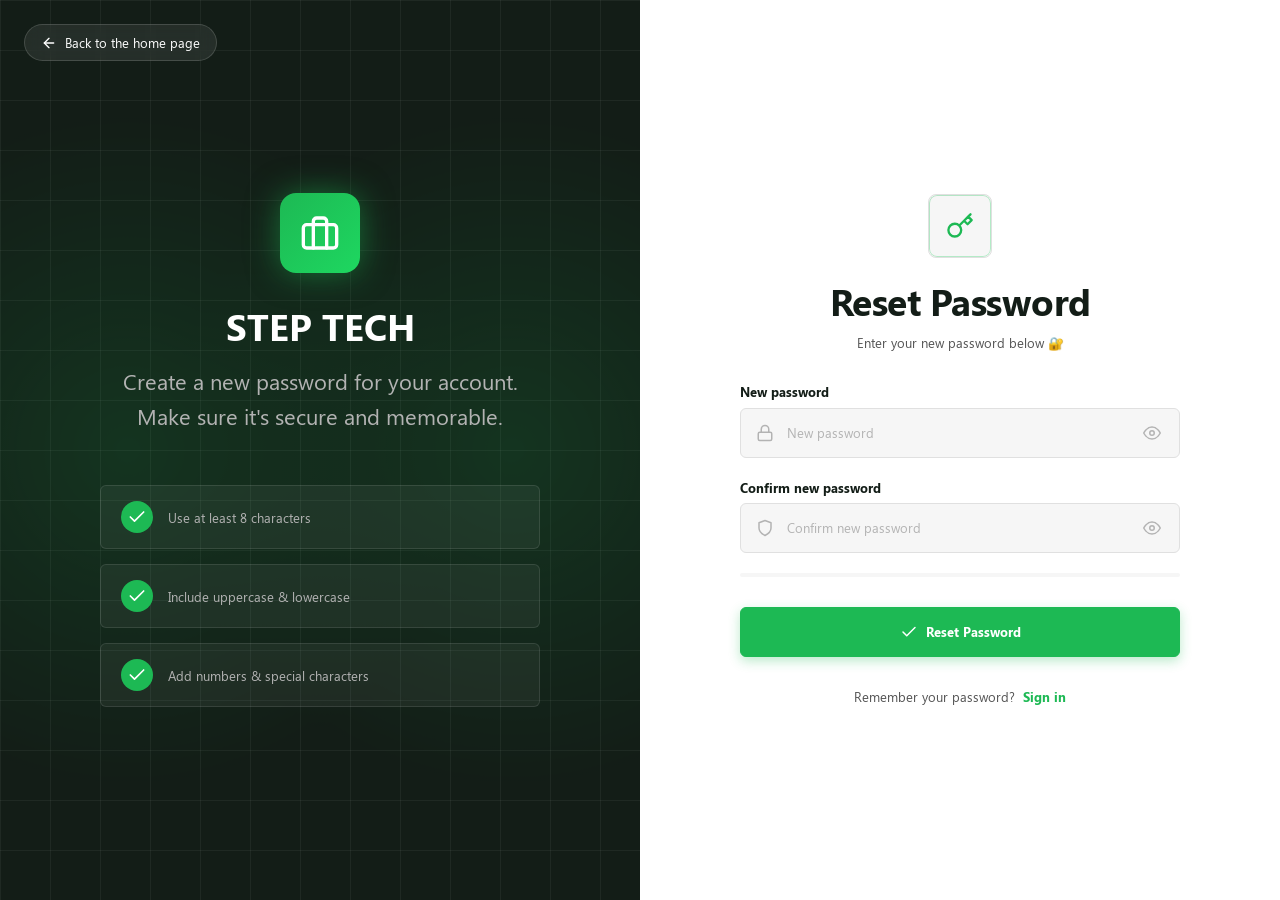
<file: pages/reset-password.html>
<!doctype html>
<html lang="en">
  <head>
    <meta charset="UTF-8" />
    <meta
      name="viewport"
      content="width=device-width, initial-scale=1.0" />
    <title>Reset Password - STech</title>
    <script>
      document.documentElement.setAttribute(
        "data-theme",
        localStorage.getItem("colorTheme") || "light"
      );
    </script>
    <link
      rel="stylesheet"
      href="../styles/main.css" />
    <link
      rel="stylesheet"
      href="../styles/pages/reset-password/reset-password.css" />
  </head>
  <body>
    <main class="reset-password-page">
      <div class="reset-password-container">
        <a
          href="../index.html"
          class="back-home-link"
          aria-label="Back to the home page">
          <svg
            viewBox="0 0 24 24"
            width="16"
            height="16"
            fill="none"
            stroke="currentColor"
            stroke-width="2"
            stroke-linecap="round"
            stroke-linejoin="round"
            aria-hidden="true">
            <line
              x1="19"
              y1="12"
              x2="5"
              y2="12"></line>
            <polyline points="12 19 5 12 12 5"></polyline>
          </svg>
          <span>Back to the home page</span>
        </a>

        <section
          class="banner-section"
          aria-label="Brand introduction">
          <div class="section-container banner-container">
            <div class="banner-content">
              <a
                href="../index.html"
                class="logo"
                aria-label="STech Home">
                <svg
                  viewBox="0 0 24 24"
                  width="40"
                  height="40"
                  fill="none"
                  stroke="currentColor"
                  stroke-width="2"
                  stroke-linecap="round"
                  stroke-linejoin="round"
                  aria-hidden="true">
                  <rect
                    x="2"
                    y="7"
                    width="20"
                    height="14"
                    rx="2"
                    ry="2"></rect>
                  <path d="M16 21V5a2 2 0 0 0-2-2h-4a2 2 0 0 0-2 2v16"></path>
                </svg>
              </a>
              <h1 class="banner-title">STEP TECH</h1>
              <p class="banner-description">
                Create a new password for your account. Make sure it's secure
                and memorable.
              </p>
              <div
                class="security-tips"
                aria-label="Security tips">
                <div class="tip-item">
                  <div
                    class="tip-icon"
                    aria-hidden="true">
                    <svg
                      viewBox="0 0 24 24"
                      width="20"
                      height="20"
                      fill="none"
                      stroke="currentColor"
                      stroke-width="2"
                      stroke-linecap="round"
                      stroke-linejoin="round">
                      <polyline points="20 6 9 17 4 12"></polyline>
                    </svg>
                  </div>
                  <span>Use at least 8 characters</span>
                </div>

                <div class="tip-item">
                  <div
                    class="tip-icon"
                    aria-hidden="true">
                    <svg
                      viewBox="0 0 24 24"
                      width="20"
                      height="20"
                      fill="none"
                      stroke="currentColor"
                      stroke-width="2"
                      stroke-linecap="round"
                      stroke-linejoin="round">
                      <polyline points="20 6 9 17 4 12"></polyline>
                    </svg>
                  </div>
                  <span>Include uppercase &amp; lowercase</span>
                </div>

                <div class="tip-item">
                  <div
                    class="tip-icon"
                    aria-hidden="true">
                    <svg
                      viewBox="0 0 24 24"
                      width="20"
                      height="20"
                      fill="none"
                      stroke="currentColor"
                      stroke-width="2"
                      stroke-linecap="round"
                      stroke-linejoin="round">
                      <polyline points="20 6 9 17 4 12"></polyline>
                    </svg>
                  </div>
                  <span>Add numbers &amp; special characters</span>
                </div>
              </div>
            </div>
          </div>
        </section>

        <section
          class="form-section"
          aria-label="Reset password form">
          <div class="section-container form-container">
            <div class="reset-card">
              <header class="header-section">
                <div
                  class="icon-wrapper"
                  aria-hidden="true">
                  <svg
                    viewBox="0 0 24 24"
                    width="28"
                    height="28"
                    fill="none"
                    stroke="currentColor"
                    stroke-width="2"
                    stroke-linecap="round"
                    stroke-linejoin="round">
                    <path
                      d="M21 2l-2 2m-7.61 7.61a5.5 5.5 0 1 1-7.778 7.778 5.5 5.5 0 0 1 7.777-7.777zm0 0L15.5 7.5m0 0l3 3L22 7l-3-3m-3.5 3.5L19 4"></path>
                  </svg>
                </div>
                <h2 class="form-title">Reset Password</h2>
                <p class="subtitle">Enter your new password below 🔐</p>
              </header>

              <form
                class="reset-form"
                action="#"
                method="POST">
                <div class="form-group">
                  <label
                    class="form-label"
                    for="reset-password"
                    >New password</label
                  >
                  <div class="input-wrapper">
                    <span
                      class="input-icon"
                      aria-hidden="true">
                      <svg
                        viewBox="0 0 24 24"
                        width="18"
                        height="18"
                        fill="none"
                        stroke="currentColor"
                        stroke-width="2"
                        stroke-linecap="round"
                        stroke-linejoin="round">
                        <rect
                          x="3"
                          y="11"
                          width="18"
                          height="11"
                          rx="2"
                          ry="2"></rect>
                        <path d="M7 11V7a5 5 0 0 1 10 0v4"></path>
                      </svg>
                    </span>
                    <input
                      type="password"
                      id="reset-password"
                      name="password"
                      class="form-input input-with-icon"
                      placeholder="New password"
                      autocomplete="new-password"
                      required />
                    <button
                      type="button"
                      class="toggle-password"
                      aria-label="Toggle password visibility">
                      <svg
                        viewBox="0 0 24 24"
                        width="18"
                        height="18"
                        fill="none"
                        stroke="currentColor"
                        stroke-width="2"
                        stroke-linecap="round"
                        stroke-linejoin="round"
                        aria-hidden="true">
                        <path
                          d="M1 12s4-8 11-8 11 8 11 8-4 8-11 8-11-8-11-8z"></path>
                        <circle
                          cx="12"
                          cy="12"
                          r="3"></circle>
                      </svg>
                    </button>
                  </div>
                </div>

                <div class="form-group">
                  <label
                    class="form-label"
                    for="confirm-password"
                    >Confirm new password</label
                  >
                  <div class="input-wrapper">
                    <span
                      class="input-icon"
                      aria-hidden="true">
                      <svg
                        viewBox="0 0 24 24"
                        width="18"
                        height="18"
                        fill="none"
                        stroke="currentColor"
                        stroke-width="2"
                        stroke-linecap="round"
                        stroke-linejoin="round">
                        <path
                          d="M12 22s8-4 8-10V5l-8-3-8 3v7c0 6 8 10 8 10z"></path>
                      </svg>
                    </span>
                    <input
                      type="password"
                      id="confirm-password"
                      name="confirmPassword"
                      class="form-input input-with-icon"
                      placeholder="Confirm new password"
                      autocomplete="new-password"
                      required />
                    <button
                      type="button"
                      class="toggle-password"
                      aria-label="Toggle confirm password visibility">
                      <svg
                        viewBox="0 0 24 24"
                        width="18"
                        height="18"
                        fill="none"
                        stroke="currentColor"
                        stroke-width="2"
                        stroke-linecap="round"
                        stroke-linejoin="round"
                        aria-hidden="true">
                        <path
                          d="M1 12s4-8 11-8 11 8 11 8-4 8-11 8-11-8-11-8z"></path>
                        <circle
                          cx="12"
                          cy="12"
                          r="3"></circle>
                      </svg>
                    </button>
                  </div>
                </div>

                <div class="password-strength">
                  <div class="strength-bar">
                    <div class="strength-fill"></div>
                  </div>
                  <span class="strength-text"></span>
                </div>

                <button
                  type="submit"
                  class="submit-button">
                  <span class="button-content">
                    <svg
                      viewBox="0 0 24 24"
                      width="18"
                      height="18"
                      fill="none"
                      stroke="currentColor"
                      stroke-width="2"
                      stroke-linecap="round"
                      stroke-linejoin="round"
                      aria-hidden="true">
                      <polyline points="20 6 9 17 4 12"></polyline>
                    </svg>
                    <span>Reset Password</span>
                  </span>
                </button>

                <p class="footer-text">
                  Remember your password?
                  <a
                    href="./login.html"
                    class="login-link"
                    >Sign in</a
                  >
                </p>
              </form>
            </div>
          </div>
        </section>
      </div>
    </main>
  </body>
</html>
</file>
<file: styles/main.css>
:root,
html[data-theme=light] {
  --bg-clr: #ffffff;
  --card-bg-clr: #ffffff;
  --optional-clr: #f6f6f6;
  --secondary-clr: #131d17;
  --primary-clr: #ffffff;
  --accent-clr: #1db954;
  --accent-clr-hover: #1ed760;
  --faded-accent-clr: rgba(29, 185, 84, 0.1);
  --primary-border-clr: #e0e0e0;
  --primary-font-clr: #000000;
  --secondary-font-clr: #ffffff;
  --faded-font-clr: #b3b3b3;
  --optional-font-clr: #535353;
  --banner-bg: #131d17;
  --shadow-elevation: 0 4px 12px rgba(0, 0, 0, 0.08);
}

html[data-theme=dark] {
  --bg-clr: #121212;
  --card-bg-clr: #1e1e1e;
  --optional-clr: #252525;
  --secondary-clr: #f1f1f1;
  --primary-clr: #1e1e1e;
  --accent-clr: #1db954;
  --accent-clr-hover: #1ed760;
  --faded-accent-clr: rgba(29, 185, 84, 0.18);
  --primary-border-clr: #2f2f2f;
  --primary-font-clr: #ffffff;
  --secondary-font-clr: #ffffff;
  --faded-font-clr: #888888;
  --optional-font-clr: #a0a0a0;
  --banner-bg: #121212;
  --shadow-elevation: 0 4px 14px rgba(0, 0, 0, 0.4);
}

html[data-theme=ocean] {
  --bg-clr: #0a1128;
  --card-bg-clr: #101f42;
  --optional-clr: #1c2d5a;
  --secondary-clr: #ffffff;
  --primary-clr: #101f42;
  --accent-clr: #0077b6;
  --accent-clr-hover: #0096c7;
  --faded-accent-clr: rgba(0, 119, 182, 0.2);
  --primary-border-clr: #1e3567;
  --primary-font-clr: #e0e1dd;
  --secondary-font-clr: #ffffff;
  --faded-font-clr: #778da9;
  --optional-font-clr: #a0b2c6;
  --banner-bg: #0a1128;
  --shadow-elevation: 0 4px 14px rgba(0, 0, 0, 0.4);
}

html[data-theme=cyberpunk] {
  --bg-clr: #0d0a1a;
  --card-bg-clr: #18122b;
  --optional-clr: #251b45;
  --secondary-clr: #ffffff;
  --primary-clr: #18122b;
  --accent-clr: #a855f7;
  --accent-clr-hover: #c084fc;
  --faded-accent-clr: rgba(168, 85, 247, 0.2);
  --primary-border-clr: #39286d;
  --primary-font-clr: #f3e8ff;
  --secondary-font-clr: #ffffff;
  --faded-font-clr: #9381b8;
  --optional-font-clr: #c4b5fd;
  --banner-bg: #0d0a1a;
  --shadow-elevation: 0 4px 16px rgba(168, 85, 247, 0.18);
}

html[data-theme=sunset] {
  --bg-clr: #181615;
  --card-bg-clr: #24211e;
  --optional-clr: #332d29;
  --secondary-clr: #ffffff;
  --primary-clr: #24211e;
  --accent-clr: #f97316;
  --accent-clr-hover: #fb923c;
  --faded-accent-clr: rgba(249, 115, 22, 0.18);
  --primary-border-clr: #443c36;
  --primary-font-clr: #fafaf9;
  --secondary-font-clr: #ffffff;
  --faded-font-clr: #a8a29e;
  --optional-font-clr: #d6d3d1;
  --banner-bg: #181615;
  --shadow-elevation: 0 4px 14px rgba(0, 0, 0, 0.45);
}

html[data-theme=cherry-blossom] {
  --bg-clr: #1e1f29;
  --card-bg-clr: #282a36;
  --optional-clr: #383a59;
  --secondary-clr: #f8f8f2;
  --primary-clr: #282a36;
  --accent-clr: #ff79c6;
  --accent-clr-hover: #ff92d0;
  --faded-accent-clr: rgba(255, 121, 198, 0.2);
  --primary-border-clr: #44475a;
  --primary-font-clr: #f8f8f2;
  --secondary-font-clr: #ffffff;
  --faded-font-clr: #6272a4;
  --optional-font-clr: #bd93f9;
  --banner-bg: #1e1f29;
  --shadow-elevation: 0 4px 14px rgba(0, 0, 0, 0.35);
}

/* 1. Use a more-intuitive box-sizing model */
*,
*::before,
*::after {
  box-sizing: border-box;
}

/* 2. Remove default margin */
*:not(dialog) {
  margin: 0;
}

/* 3. Enable keyword animations */
@media (prefers-reduced-motion: no-preference) {
  html {
    interpolate-size: allow-keywords;
  }
}
body {
  /* 4. Increase line-height */
  line-height: 1.5;
  /* 5. Improve text rendering */
  -webkit-font-smoothing: antialiased;
}

/* 6. Improve media defaults */
img,
picture,
video,
canvas,
svg {
  display: block;
  max-width: 100%;
}

/* 7. Inherit fonts for form controls */
input,
button,
textarea,
select {
  font: inherit;
}

/* 8. Avoid text overflows */
p,
h1,
h2,
h3,
h4,
h5,
h6 {
  overflow-wrap: break-word;
}

/* 9. Improve line wrapping */
p {
  text-wrap: pretty;
}

h1,
h2,
h3,
h4,
h5,
h6 {
  text-wrap: balance;
}

/*
  10. Create a root stacking context
*/
#root,
#__next {
  isolation: isolate;
}

html {
  scroll-behavior: smooth;
  background-color: var(--bg-clr);
  color: var(--primary-font-clr);
}

body {
  color: var(--primary-font-clr);
}

h1,
h2,
h3,
h4,
h5,
h6 {
  color: var(--primary-font-clr);
}

a {
  text-decoration: none;
  color: unset;
}

section {
  display: flex;
  flex-direction: row;
  justify-content: center;
  align-items: center;
  gap: 0px;
  width: 100%;
}
section .section-container {
  display: flex;
  flex-direction: column;
  justify-content: center;
  align-items: flex-start;
  gap: 40px;
  width: min(100% - 3.5rem, 70.8rem);
  padding: min(50px, 6vw) 0;
}

body.no-scroll {
  overflow: hidden;
}

@font-face {
  font-family: sagoe;
  src: url(../../public/fonts/segoe-ui-4-cufonfonts/Segoe\ UI.ttf);
  font-display: swap;
  font-weight: 500;
}
@font-face {
  font-family: sagoe;
  src: url(../../public/fonts/segoe-ui-4-cufonfonts/Segoe\ UI\ Bold.ttf);
  font-display: swap;
  font-weight: 700;
}
html {
  font-family: sagoe;
}

.btn {
  display: flex;
  flex-direction: row;
  justify-content: center;
  align-items: center;
  gap: 0.65rem;
  padding: min(15px, 2.5vw) min(30px, 4vw);
  border: 0.125rem solid transparent;
  border-radius: 0.5rem;
  font-family: sagoe, "Segoe UI", sans-serif;
  font-size: clamp(0.7rem, 1.2vw + 0.2rem, 0.8rem);
  font-weight: 700;
  line-height: 1;
  cursor: pointer;
  transition: background-color 160ms ease, border-color 160ms ease, color 160ms ease, transform 160ms ease;
}

.btn:hover,
.btn:focus-visible {
  transform: translateY(-0.08rem);
  outline: none;
}

.btn svg {
  inline-size: 1.35rem;
  block-size: 1.35rem;
  stroke: currentColor;
  stroke-width: 1.8;
  stroke-linecap: round;
  stroke-linejoin: round;
  fill: none;
}

.btn--primary {
  color: var(--secondary-font-clr);
  background-color: var(--accent-clr);
}

.btn--primary:hover,
.btn--primary:focus-visible {
  background-color: var(--accent-clr-hover);
  border-color: var(--accent-clr-hover);
}

.btn--outline {
  color: var(--secondary-font-clr);
  background-color: transparent;
  border-color: rgba(var(--secondary-font-clr), 0.34);
}

.btn--outline:hover,
.btn--outline:focus-visible {
  border-color: var(--secondary-font-clr);
  background-color: rgba(var(--secondary-font-clr), 0.06);
}

.product-card {
  display: flex;
  flex-direction: column;
  justify-content: center;
  align-items: flex-start;
  gap: 0px;
  background-color: var(--primary-clr);
  border-radius: 16px;
  overflow: hidden;
  border: 1px solid var(--primary-border-clr);
  transition-duration: 0.25s;
}
.product-card .card-image {
  aspect-ratio: 1;
  overflow: hidden;
  position: relative;
  width: 100%;
}
.product-card .card-image img {
  width: 100%;
  height: 100%;
  object-fit: cover;
  transition: all 0.5s ease;
}
.product-card .card-image .card-badges {
  display: flex;
  flex-direction: column;
  justify-content: flex-start;
  align-items: flex-start;
  gap: 5px;
  position: absolute;
  left: 5%;
  top: 5%;
  z-index: 2;
}
.product-card .card-image .card-badges .new-badge,
.product-card .card-image .card-badges .out-of-stock-badge {
  color: var(--secondary-font-clr);
  font-size: clamp(0.6rem, 1.1vw + 0.15rem, 0.7rem);
  padding: min(3px, 0.8vw) min(10px, 2vw);
  border-radius: 6px;
  font-weight: 500;
  letter-spacing: -5%;
}
.product-card .card-image .card-badges .new-badge {
  background-color: var(--accent-clr);
}
.product-card .card-image .card-badges .out-of-stock-badge {
  background-color: #f44336;
}
.product-card .card-image .quick-actions {
  display: flex;
  flex-direction: column;
  justify-content: center;
  align-items: center;
  gap: 10px;
  position: absolute;
  top: 5%;
  right: 0;
  z-index: 4;
  opacity: 0;
  transition-duration: 0.25s;
}
.product-card .card-image .quick-actions .action-btn {
  border-radius: 50%;
  aspect-ratio: 1;
  border: none;
  padding: 7px;
  pointer-events: none;
  cursor: pointer;
  transition-duration: 0.25s;
  border: 1px solid var(--primary-border-clr);
  background-color: var(--primary-clr);
  color: var(--primary-font-clr);
}
.product-card .card-image .quick-actions .action-btn:hover {
  border: 1px solid var(--accent-clr);
  color: var(--accent-clr);
  scale: 1.08;
}
.product-card .card-image .quick-actions .action-btn.favorite-btn.active {
  color: #f44336;
  border-color: #f44336;
}
.product-card .card-image .quick-actions .action-btn.favorite-btn.active svg {
  fill: currentColor;
}
.product-card .card-image .quick-actions .action-btn.favorite-btn.active:hover {
  background-color: #f44336;
  border-color: #f44336;
  color: var(--secondary-font-clr);
}
.product-card .card-image .quick-actions .action-btn.favorite-btn.active:hover svg {
  fill: currentColor;
}
.product-card .card-content {
  display: flex;
  flex-direction: column;
  justify-content: center;
  align-items: flex-start;
  gap: 10px;
  padding: min(20px, 3vw);
  flex-grow: 1;
}
.product-card .card-content .card-meta {
  display: flex;
  flex-direction: row;
  justify-content: flex-start;
  align-items: center;
  gap: 10px;
}
.product-card .card-content .card-meta .category {
  color: var(--accent-clr);
  font-size: clamp(0.6rem, 1.1vw + 0.15rem, 0.7rem);
}
.product-card .card-content .card-meta .brand {
  display: flex;
  flex-direction: row;
  justify-content: center;
  align-items: center;
  gap: 10px;
  font-size: clamp(0.6rem, 1.1vw + 0.15rem, 0.7rem);
  color: var(--optional-font-clr);
}
.product-card .card-content .card-meta .brand::before {
  content: "";
  width: 3px;
  height: 3px;
  background-color: var(--faded-font-clr);
  border-radius: 50%;
}
.product-card .card-content .card-title {
  color: var(--primary-font-clr);
  font-size: clamp(0.7rem, 1.2vw + 0.2rem, 0.8rem);
}
.product-card .card-content .card-rating {
  display: flex;
  flex-direction: row;
  justify-content: center;
  align-items: center;
  gap: 5px;
}
.product-card .card-content .card-rating .stars {
  display: flex;
  flex-direction: row;
  justify-content: center;
  align-items: center;
  gap: 5px;
  color: #ffb300;
}
.product-card .card-content .card-rating .rating-value {
  font-size: clamp(0.6rem, 1.1vw + 0.15rem, 0.7rem);
  color: var(--optional-font-clr);
}
.product-card .card-content .card-price {
  font-weight: 700;
  font-size: clamp(0.7rem, 1.2vw + 0.2rem, 0.8rem);
  color: var(--primary-font-clr);
}
.product-card .card-footer {
  width: 100%;
  padding: min(20px, 3vw);
  padding-top: 0;
}
.product-card .card-footer .add-to-cart {
  display: flex;
  flex-direction: row;
  justify-content: center;
  align-items: center;
  gap: 10px;
  width: 100%;
  padding: min(10px, 2vw) 0;
  font-weight: 600;
  font-size: clamp(0.6rem, 1.1vw + 0.15rem, 0.7rem);
  border: 1px solid var(--primary-border-clr);
  border-radius: 8px;
  background-color: transparent;
  color: var(--primary-font-clr);
  cursor: pointer;
  transition-duration: 0.25s;
}
.product-card .card-footer .add-to-cart:hover:not(:disabled) {
  background-color: var(--accent-clr-hover);
  color: var(--secondary-font-clr);
  border-color: var(--accent-clr-hover);
}
.product-card .card-footer .add-to-cart:disabled {
  cursor: not-allowed;
  color: var(--faded-font-clr);
}
.product-card:hover {
  box-shadow: 0 8px 24px rgba(0, 0, 0, 0.12);
  border-color: var(--accent-clr);
  transform: translateY(-5px);
}
.product-card:hover .card-image img {
  scale: 1.06;
}
.product-card:hover .card-image .quick-actions {
  top: 5%;
  right: 5%;
  opacity: 1;
}
.product-card:hover .card-image .quick-actions .action-btn {
  pointer-events: all;
}

.section-title {
  font-weight: bold;
  font-size: clamp(1rem, 1.5vw + 0.3rem, 1.4rem);
  color: var(--primary-font-clr);
}

.splitter {
  display: flex;
  flex-direction: row;
  justify-content: space-between;
  align-items: center;
  gap: 0px;
  font-size: clamp(0.6rem, 1.1vw + 0.15rem, 0.7rem);
  color: var(--optional-font-clr);
}
.splitter p {
  color: var(--optional-font-clr);
}
.splitter .view-all-link {
  display: flex;
  flex-direction: row;
  justify-content: center;
  align-items: center;
  gap: 10px;
  font-size: clamp(0.6rem, 1.1vw + 0.15rem, 0.7rem);
  color: var(--accent-clr);
  font-weight: 700;
}

.popup-container {
  position: fixed;
  top: 24px;
  left: 50%;
  transform: translateX(-50%);
  z-index: 9999;
  display: flex;
  flex-direction: column;
  justify-content: flex-start;
  align-items: center;
  gap: 10px;
  width: min(92vw, 460px);
  pointer-events: none;
}

.error-popup,
.success-popup {
  pointer-events: auto;
  width: 100%;
  display: flex;
  flex-direction: row;
  justify-content: space-between;
  align-items: center;
  gap: 12px;
  padding: 12px 16px;
  color: var(--secondary-font-clr);
  border-radius: 6px;
  font-size: clamp(0.7rem, 1.2vw + 0.2rem, 0.8rem);
  font-weight: 500;
  line-height: 1.4;
  animation: popupSlideDown 0.3s cubic-bezier(0.16, 1, 0.3, 1) forwards;
}
.error-popup.fade-out,
.success-popup.fade-out {
  animation: popupSlideUp 0.3s cubic-bezier(0.16, 1, 0.3, 1) forwards;
}
.error-popup .popup-content,
.success-popup .popup-content {
  display: flex;
  flex-direction: row;
  justify-content: flex-start;
  align-items: center;
  gap: 10px;
  flex: 1;
}
.error-popup .popup-content svg,
.success-popup .popup-content svg {
  width: 18px;
  height: 18px;
  flex-shrink: 0;
  stroke: currentColor;
}
.error-popup .popup-close,
.success-popup .popup-close {
  display: flex;
  flex-direction: row;
  justify-content: center;
  align-items: center;
  gap: 0px;
  background: none;
  border: none;
  color: rgba(255, 255, 255, 0.8);
  cursor: pointer;
  padding: 2px;
  font-size: 16px;
  line-height: 1;
  transition: color 0.15s ease;
}
.error-popup .popup-close:hover,
.success-popup .popup-close:hover {
  color: var(--secondary-font-clr);
}

.error-popup {
  background-color: #f44336;
  box-shadow: 0 8px 24px rgba(244, 67, 54, 0.35);
}

.success-popup {
  background-color: #1db954;
  box-shadow: 0 8px 24px rgba(29, 185, 84, 0.35);
}

@media (max-width: 36rem) {
  .popup-container {
    top: 16px;
    width: 95vw;
  }
  .error-popup,
  .success-popup {
    padding: 10px 14px;
    font-size: clamp(0.6rem, 1.1vw + 0.15rem, 0.7rem);
  }
}
@keyframes popupSlideDown {
  from {
    opacity: 0;
    transform: translateY(-20px);
  }
  to {
    opacity: 1;
    transform: translateY(0);
  }
}
@keyframes popupSlideUp {
  from {
    opacity: 1;
    transform: translateY(0);
  }
  to {
    opacity: 0;
    transform: translateY(-20px);
  }
}
.chatbot-widget {
  position: fixed;
  bottom: 24px;
  right: 24px;
  z-index: 999;
}

.chatbot-trigger {
  display: flex;
  flex-direction: row;
  justify-content: center;
  align-items: center;
  gap: 0px;
  width: 56px;
  height: 56px;
  border-radius: 50%;
  background-color: var(--accent-clr);
  color: var(--secondary-font-clr);
  border: none;
  cursor: pointer;
  box-shadow: 0 4px 16px rgba(29, 185, 84, 0.4);
  transition: transform 0.2s ease, box-shadow 0.2s ease, background-color 0.2s ease;
}
.chatbot-trigger:hover {
  background-color: var(--accent-clr-hover);
  transform: scale(1.08);
  box-shadow: 0 6px 20px rgba(29, 185, 84, 0.5);
}
.chatbot-trigger:active {
  transform: scale(0.95);
}
.chatbot-trigger:focus-visible {
  outline: 2px solid var(--accent-clr);
  outline-offset: 3px;
}
.chatbot-trigger svg {
  width: 26px;
  height: 26px;
  stroke: currentColor;
  fill: none;
}

.chatbot-window {
  display: flex;
  flex-direction: column;
  justify-content: space-between;
  align-items: stretch;
  gap: 0px;
  position: fixed;
  bottom: 92px;
  right: 24px;
  width: 360px;
  height: 480px;
  max-height: calc(100vh - 120px);
  background-color: var(--bg-clr);
  border: 1px solid var(--primary-border-clr);
  border-radius: 16px;
  box-shadow: 0 12px 36px rgba(0, 0, 0, 0.15);
  overflow: hidden;
  z-index: 999;
  opacity: 0;
  visibility: hidden;
  transform: translateY(16px) scale(0.96);
  pointer-events: none;
  transition: opacity 0.25s cubic-bezier(0.16, 1, 0.3, 1), transform 0.25s cubic-bezier(0.16, 1, 0.3, 1), visibility 0.25s cubic-bezier(0.16, 1, 0.3, 1);
}
.chatbot-window.open {
  opacity: 1;
  visibility: visible;
  transform: translateY(0) scale(1);
  pointer-events: auto;
}

.chatbot-header {
  display: flex;
  flex-direction: row;
  justify-content: space-between;
  align-items: center;
  gap: 0px;
  padding: min(15px, 2.5vw) min(20px, 3vw);
  background-color: var(--primary-clr);
  border-bottom: 1px solid var(--primary-border-clr);
}
.chatbot-header .chatbot-title-group {
  display: flex;
  flex-direction: row;
  justify-content: flex-start;
  align-items: center;
  gap: 8px;
}
.chatbot-header .chatbot-title-group .chatbot-status-dot {
  width: 8px;
  height: 8px;
  border-radius: 50%;
  background-color: var(--accent-clr);
  box-shadow: 0 0 0 2px rgba(29, 185, 84, 0.2);
}
.chatbot-header .chatbot-title-group .chatbot-title {
  font-size: clamp(0.8rem, 1.3vw + 0.2rem, 1.1rem);
  font-weight: 700;
  color: var(--primary-font-clr);
}
.chatbot-header .chatbot-close-btn {
  display: flex;
  flex-direction: row;
  justify-content: center;
  align-items: center;
  gap: 0px;
  background: none;
  border: none;
  cursor: pointer;
  color: var(--optional-font-clr);
  padding: 4px;
  border-radius: 6px;
  transition: color 0.15s ease, background-color 0.15s ease;
}
.chatbot-header .chatbot-close-btn:hover {
  color: var(--primary-font-clr);
  background-color: var(--optional-clr);
}
.chatbot-header .chatbot-close-btn:focus-visible {
  outline: 2px solid var(--accent-clr);
  outline-offset: 1px;
}
.chatbot-header .chatbot-close-btn svg {
  width: 18px;
  height: 18px;
  stroke: currentColor;
  fill: none;
}

.chatbot-messages {
  display: flex;
  flex-direction: column;
  justify-content: flex-start;
  align-items: stretch;
  gap: 12px;
  flex: 1;
  padding: min(20px, 3vw);
  overflow-y: auto;
  background-color: var(--bg-clr);
}
.chatbot-messages .chat-message {
  display: flex;
  flex-direction: column;
  justify-content: flex-start;
  align-items: flex-start;
  gap: 4px;
  max-width: 84%;
}
.chatbot-messages .chat-message .chat-bubble {
  padding: 10px 14px;
  border-radius: 8px;
  font-size: clamp(0.7rem, 1.2vw + 0.2rem, 0.8rem);
  line-height: 1.5;
  word-break: break-word;
}
.chatbot-messages .chat-message .chat-bubble p {
  margin: 0 0 6px 0;
}
.chatbot-messages .chat-message .chat-bubble p:last-child {
  margin-bottom: 0;
}
.chatbot-messages .chat-message .chat-bubble ul,
.chatbot-messages .chat-message .chat-bubble ol {
  margin: 4px 0 6px 0;
  padding-left: 18px;
}
.chatbot-messages .chat-message .chat-bubble ul:last-child,
.chatbot-messages .chat-message .chat-bubble ol:last-child {
  margin-bottom: 0;
}
.chatbot-messages .chat-message .chat-bubble li {
  margin-bottom: 4px;
  line-height: 1.4;
}
.chatbot-messages .chat-message .chat-bubble li:last-child {
  margin-bottom: 0;
}
.chatbot-messages .chat-message .chat-bubble strong {
  font-weight: 700;
}
.chatbot-messages .chat-message .chat-time {
  font-size: clamp(0.6rem, 1.1vw + 0.15rem, 0.7rem);
  color: var(--faded-font-clr);
}
.chatbot-messages .chat-message.model-message {
  align-self: flex-start;
}
.chatbot-messages .chat-message.model-message .chat-bubble {
  background-color: var(--optional-clr);
  color: var(--primary-font-clr);
  border-bottom-left-radius: 2px;
}
.chatbot-messages .chat-message.user-message {
  align-self: flex-end;
  align-items: flex-end;
}
.chatbot-messages .chat-message.user-message .chat-bubble {
  background-color: var(--accent-clr);
  color: var(--secondary-font-clr);
  border-bottom-right-radius: 2px;
}

.chatbot-footer {
  padding: min(15px, 2.5vw) min(20px, 3vw);
  border-top: 1px solid var(--primary-border-clr);
  background-color: var(--primary-clr);
}
.chatbot-footer .chatbot-input-form {
  display: flex;
  flex-direction: row;
  justify-content: space-between;
  align-items: center;
  gap: 8px;
  width: 100%;
}
.chatbot-footer .chatbot-input-form .chatbot-input {
  flex: 1;
  padding: 10px 14px;
  border: 1px solid var(--primary-border-clr);
  border-radius: 6px;
  font-size: clamp(0.7rem, 1.2vw + 0.2rem, 0.8rem);
  background-color: var(--optional-clr);
  color: var(--primary-font-clr);
  transition: border-color 0.2s ease, background-color 0.2s ease;
}
.chatbot-footer .chatbot-input-form .chatbot-input:focus {
  outline: none;
  border-color: var(--accent-clr);
  background-color: var(--bg-clr);
}
.chatbot-footer .chatbot-input-form .chatbot-input::placeholder {
  color: var(--faded-font-clr);
}
.chatbot-footer .chatbot-input-form .chatbot-send-btn {
  display: flex;
  flex-direction: row;
  justify-content: center;
  align-items: center;
  gap: 0px;
  width: 38px;
  height: 38px;
  border-radius: 6px;
  border: none;
  background-color: var(--accent-clr);
  color: var(--secondary-font-clr);
  cursor: pointer;
  transition: transform 0.15s ease, background-color 0.15s ease;
}
.chatbot-footer .chatbot-input-form .chatbot-send-btn:hover {
  background-color: var(--accent-clr-hover);
  transform: scale(1.05);
}
.chatbot-footer .chatbot-input-form .chatbot-send-btn:active {
  transform: scale(0.95);
}
.chatbot-footer .chatbot-input-form .chatbot-send-btn:focus-visible {
  outline: 2px solid var(--accent-clr);
  outline-offset: 1px;
}
.chatbot-footer .chatbot-input-form .chatbot-send-btn svg {
  width: 16px;
  height: 16px;
  stroke: currentColor;
  fill: none;
}

@media (max-width: 36rem) {
  .chatbot-widget {
    bottom: 16px;
    right: 16px;
  }
  .chatbot-window {
    right: 12px;
    bottom: 84px;
    width: calc(90vw - 24px);
    height: min(480px, 100vh - 100px);
  }
}
.footer-default {
  background-color: var(--bg-clr);
  color: var(--accent-clr);
  margin-top: auto;
  height: 56px;
  display: flex;
  align-items: center;
  justify-content: center;
}

.header {
  position: fixed;
  top: 0;
  left: 0;
  right: 0;
  z-index: 1000;
  height: 70px;
  background-color: var(--bg-clr);
  border-bottom: 1px solid var(--primary-border-clr);
  transition: background-color 0.2s ease, box-shadow 0.2s ease;
}
.header.scrolled {
  box-shadow: 0 2px 8px rgba(0, 0, 0, 0.08);
}

.header-container {
  width: min(100% - 3.5rem, 70.8rem);
  height: 100%;
  margin-inline: auto;
}

.header-content {
  display: flex;
  flex-direction: row;
  justify-content: space-between;
  align-items: center;
  gap: 24px;
  height: 100%;
}

.brand-link {
  display: flex;
  flex-direction: row;
  justify-content: flex-start;
  align-items: center;
  gap: 8px;
  font-weight: 700;
  font-size: clamp(1rem, 1.5vw + 0.3rem, 1.4rem);
  color: var(--secondary-clr);
  flex-shrink: 0;
}
.brand-link .brand-icon {
  display: flex;
  flex-direction: row;
  justify-content: center;
  align-items: center;
  gap: 0px;
  width: 38px;
  height: 38px;
  background-color: var(--accent-clr);
  border-radius: 8px;
  color: var(--secondary-font-clr);
}
.brand-link .brand-icon svg {
  width: 22px;
  height: 22px;
  stroke: currentColor;
  stroke-width: 2;
  stroke-linecap: round;
  stroke-linejoin: round;
  fill: none;
}
.brand-link .brand-name {
  color: var(--secondary-clr);
  font-weight: 700;
  letter-spacing: -0.5px;
}

.nav-links {
  display: flex;
  flex-direction: row;
  justify-content: flex-start;
  align-items: center;
  gap: 6px;
}

.nav-link {
  display: flex;
  flex-direction: row;
  justify-content: center;
  align-items: center;
  gap: 6px;
  padding: min(5px, 1vw) min(15px, 2.5vw);
  border-radius: 6px;
  font-size: clamp(0.7rem, 1.2vw + 0.2rem, 0.8rem);
  font-weight: 500;
  color: var(--optional-font-clr);
  background: transparent;
  border: none;
  cursor: pointer;
  transition: color 0.16s ease, background-color 0.16s ease;
}
.nav-link:hover, .nav-link.active {
  color: var(--accent-clr);
  background-color: var(--faded-accent-clr);
}
.nav-link .dropdown-chevron {
  width: 14px;
  height: 14px;
  transition: transform 0.2s ease;
}

.nav-dropdown {
  position: relative;
}
.nav-dropdown.open .dropdown-chevron {
  transform: rotate(180deg);
}
.nav-dropdown.open .dropdown-menu {
  display: flex;
  animation: dropdownFadeIn 0.15s ease-out;
}

.dropdown-menu {
  display: flex;
  flex-direction: column;
  justify-content: flex-start;
  align-items: stretch;
  gap: 4px;
  display: none;
  position: absolute;
  top: calc(100% + 8px);
  left: 0;
  min-width: 220px;
  background-color: var(--bg-clr);
  border: 1px solid var(--primary-border-clr);
  border-radius: 8px;
  box-shadow: 0 8px 24px rgba(0, 0, 0, 0.12);
  padding: min(10px, 2vw);
  z-index: 101;
}

.dropdown-item {
  display: flex;
  flex-direction: row;
  justify-content: space-between;
  align-items: center;
  gap: 12px;
  padding: min(5px, 1vw) min(10px, 2vw);
  border-radius: 6px;
  font-size: clamp(0.7rem, 1.2vw + 0.2rem, 0.8rem);
  color: var(--secondary-clr);
  transition: background-color 0.16s ease, color 0.16s ease;
  cursor: pointer;
}
.dropdown-item:hover {
  background-color: var(--optional-clr);
  color: var(--accent-clr);
}
.dropdown-item .item-count {
  font-size: clamp(0.6rem, 1.1vw + 0.15rem, 0.7rem);
  color: var(--faded-font-clr);
  background-color: var(--optional-clr);
  padding: 2px 8px;
  border-radius: 999px;
}

.dropdown-empty {
  padding: min(10px, 2vw) min(15px, 2.5vw);
  font-size: clamp(0.7rem, 1.2vw + 0.2rem, 0.8rem);
  color: var(--faded-font-clr);
  text-align: center;
}

.header-search-bar {
  display: flex;
  flex-direction: row;
  justify-content: flex-start;
  align-items: center;
  gap: 8px;
  background-color: var(--optional-clr);
  border: 1px solid var(--primary-border-clr);
  border-radius: 999px;
  padding: 0 min(15px, 2.5vw);
  height: 40px;
  width: 260px;
  transition: border-color 0.16s ease, box-shadow 0.16s ease, background-color 0.16s ease;
}
.header-search-bar:focus-within {
  border-color: var(--accent-clr);
  background-color: var(--bg-clr);
  box-shadow: 0 0 0 3px var(--faded-accent-clr);
}
.header-search-bar .search-toggle {
  display: none;
  background: none;
  border: none;
  cursor: pointer;
  color: var(--optional-font-clr);
  padding: 0;
}
.header-search-bar .header-search-input {
  flex: 1;
  border: none;
  background: transparent;
  outline: none;
  font-size: clamp(0.7rem, 1.2vw + 0.2rem, 0.8rem);
  color: var(--primary-font-clr);
}
.header-search-bar .header-search-input::placeholder {
  color: var(--faded-font-clr);
}
.header-search-bar .clear-search {
  display: flex;
  flex-direction: row;
  justify-content: center;
  align-items: center;
  gap: 0px;
  background: none;
  border: none;
  cursor: pointer;
  color: var(--faded-font-clr);
  padding: 0;
}
.header-search-bar .clear-search:hover {
  color: var(--primary-font-clr);
}

.nav-actions {
  display: flex;
  flex-direction: row;
  justify-content: flex-end;
  align-items: center;
  gap: 8px;
}
.nav-actions .sign-in-btn {
  background-color: var(--accent-clr);
  color: var(--secondary-font-clr);
  border: none;
  border-radius: 100px;
  padding: min(10px, 2vw) min(20px, 3vw);
  font-size: clamp(0.7rem, 1.2vw + 0.2rem, 0.8rem);
  cursor: pointer;
  transition-duration: 0.2s;
}
.nav-actions .sign-in-btn:hover {
  background-color: var(--accent-clr-hover);
  transform: translateY(-1px);
}
.nav-actions .action-btn {
  display: flex;
  flex-direction: row;
  justify-content: center;
  align-items: center;
  gap: 0px;
  position: relative;
  width: 40px;
  height: 40px;
  border-radius: 50%;
  border: 1px solid var(--primary-border-clr);
  background-color: var(--bg-clr);
  color: var(--secondary-clr);
  cursor: pointer;
  transition: border-color 0.16s ease, color 0.16s ease, background-color 0.16s ease;
}
.nav-actions .action-btn:hover {
  border-color: var(--accent-clr);
  color: var(--accent-clr);
  background-color: var(--faded-accent-clr);
}
.nav-actions .action-btn svg {
  width: 18px;
  height: 18px;
  stroke: currentColor;
  fill: none;
  stroke-width: 2;
  stroke-linecap: round;
  stroke-linejoin: round;
}
.nav-actions .action-btn .badge {
  display: flex;
  flex-direction: row;
  justify-content: center;
  align-items: center;
  gap: 0px;
  position: absolute;
  top: -3px;
  right: -3px;
  min-width: 18px;
  height: 18px;
  padding: 0 4px;
  border-radius: 999px;
  background-color: var(--accent-clr);
  color: var(--secondary-font-clr);
  font-size: 11px;
  font-weight: 700;
}
.nav-actions .user-btn .user-avatar {
  display: flex;
  flex-direction: row;
  justify-content: center;
  align-items: center;
  gap: 0px;
  width: 36px;
  height: 36px;
  border-radius: 50%;
  background-color: var(--accent-clr);
  color: var(--secondary-font-clr);
  font-size: clamp(0.6rem, 1.1vw + 0.15rem, 0.7rem);
  font-weight: 700;
  object-fit: cover;
  cursor: pointer;
  transition-duration: 0.2s;
}
.nav-actions .user-btn .user-avatar:hover {
  opacity: 0.8;
}
.nav-actions .mobile-menu-btn {
  display: flex;
  flex-direction: row;
  justify-content: center;
  align-items: center;
  gap: 0px;
  display: none;
  width: 40px;
  height: 40px;
  border: none;
  background: transparent;
  cursor: pointer;
  color: var(--secondary-clr);
}
.nav-actions .mobile-menu-btn svg {
  width: 24px;
  height: 24px;
  stroke: currentColor;
  stroke-width: 2;
  stroke-linecap: round;
  stroke-linejoin: round;
}
.nav-actions .mobile-menu-btn .menu-close-icon {
  display: none;
}
.nav-actions .mobile-menu-btn[aria-expanded=true] .menu-open-icon {
  display: none;
}
.nav-actions .mobile-menu-btn[aria-expanded=true] .menu-close-icon {
  display: block;
}

@media (max-width: 70rem) {
  .nav-links {
    display: none;
  }
  .nav-actions .mobile-menu-btn {
    display: flex;
  }
  .header-search-bar {
    width: 220px;
  }
}
@media (max-width: 52rem) {
  .header-container {
    width: min(100% - 2rem, 70.8rem);
  }
  .brand-link .brand-name {
    display: none;
  }
  .nav-actions .favorite-btn,
  .nav-actions .user-btn {
    display: none;
  }
  .header-search-bar {
    position: absolute;
    top: 70px;
    left: 0;
    right: 0;
    width: 100%;
    border-radius: 0;
    border-inline: none;
    background-color: var(--bg-clr);
    box-shadow: 0 4px 12px rgba(0, 0, 0, 0.06);
    transform: translateY(-100%);
    opacity: 0;
    pointer-events: none;
    transition: transform 0.2s ease, opacity 0.2s ease;
  }
  .header-search-bar.expanded {
    transform: translateY(0);
    opacity: 1;
    pointer-events: auto;
  }
  .header-search-bar .search-toggle {
    display: flex;
  }
}
@keyframes dropdownFadeIn {
  from {
    opacity: 0;
    transform: translateY(-8px);
  }
  to {
    opacity: 1;
    transform: translateY(0);
  }
}
.mobile-menu {
  position: fixed;
  top: 70px;
  right: 0;
  bottom: 0;
  width: min(85vw, 280px);
  background-color: var(--bg-clr);
  border-left: 1px solid var(--primary-border-clr);
  padding: min(20px, 3vw);
  overflow-y: auto;
  z-index: 1050;
  transform: translateX(100%);
  transition: transform 0.25s ease-in-out;
}
.mobile-menu.open {
  transform: translateX(0);
}
.mobile-menu .mobile-nav {
  display: flex;
  flex-direction: column;
  justify-content: flex-start;
  align-items: stretch;
  gap: 6px;
}
.mobile-menu .mobile-nav-link {
  padding: min(10px, 2vw) min(15px, 2.5vw);
  border-radius: 6px;
  font-size: clamp(0.8rem, 1.3vw + 0.2rem, 1.1rem);
  font-weight: 600;
  color: var(--secondary-clr);
  transition: color 0.16s ease, background-color 0.16s ease;
}
.mobile-menu .mobile-nav-link:hover, .mobile-menu .mobile-nav-link.active {
  color: var(--accent-clr);
  background-color: var(--faded-accent-clr);
}
.mobile-menu .mobile-nav-label {
  padding: min(15px, 2.5vw) min(15px, 2.5vw) min(5px, 1vw);
  font-size: clamp(0.6rem, 1.1vw + 0.15rem, 0.7rem);
  font-weight: 700;
  text-transform: uppercase;
  color: var(--faded-font-clr);
  letter-spacing: 0.5px;
}
.mobile-menu .mobile-categories {
  display: flex;
  flex-direction: column;
  justify-content: flex-start;
  align-items: stretch;
  gap: 4px;
  max-height: 260px;
  overflow-y: auto;
}
.mobile-menu .mobile-categories .mobile-category-link {
  display: flex;
  flex-direction: row;
  justify-content: space-between;
  align-items: center;
  gap: 8px;
  padding: min(5px, 1vw) min(15px, 2.5vw);
  border-radius: 6px;
  font-size: clamp(0.7rem, 1.2vw + 0.2rem, 0.8rem);
  color: var(--optional-font-clr);
  transition: color 0.16s ease, background-color 0.16s ease;
}
.mobile-menu .mobile-categories .mobile-category-link:hover {
  color: var(--accent-clr);
  background-color: var(--optional-clr);
}
.mobile-menu .mobile-categories .mobile-category-link .item-count {
  font-size: clamp(0.6rem, 1.1vw + 0.15rem, 0.7rem);
  color: var(--faded-font-clr);
  background-color: var(--optional-clr);
  padding: 2px 6px;
  border-radius: 999px;
}
.mobile-menu .mobile-user-actions {
  display: flex;
  flex-direction: column;
  justify-content: flex-start;
  align-items: stretch;
  gap: 4px;
  margin-top: min(10px, 2vw);
  padding-top: min(10px, 2vw);
  border-top: 1px solid var(--primary-border-clr);
}
.mobile-menu .mobile-user-actions .mobile-action-btn {
  display: flex;
  flex-direction: row;
  justify-content: flex-start;
  align-items: center;
  gap: 10px;
  width: 100%;
  padding: min(10px, 2vw) min(15px, 2.5vw);
  background: none;
  border: none;
  border-radius: 6px;
  font-size: clamp(0.8rem, 1.3vw + 0.2rem, 1.1rem);
  font-weight: 600;
  color: var(--secondary-clr);
  cursor: pointer;
  text-align: left;
  transition: color 0.16s ease, background-color 0.16s ease;
}
.mobile-menu .mobile-user-actions .mobile-action-btn svg {
  flex-shrink: 0;
}
.mobile-menu .mobile-user-actions .mobile-action-btn:hover {
  color: var(--accent-clr);
  background-color: var(--faded-accent-clr);
}
.mobile-menu .mobile-user-actions .mobile-action-btn.sidebar-logout-btn:hover {
  color: #f44336;
  background-color: rgba(244, 67, 54, 0.08);
}

.mobile-overlay {
  display: none;
  position: fixed;
  inset: 0;
  top: 70px;
  background-color: rgba(0, 0, 0, 0.4);
  z-index: 1040;
  opacity: 0;
  transition: opacity 0.25s ease;
}
.mobile-overlay.active {
  display: block;
  opacity: 1;
}

@media (min-width: calc(70rem + 0.02px)) {
  .mobile-menu,
  .mobile-overlay {
    display: none;
  }
}/*# sourceMappingURL=main.css.map */
</file>
